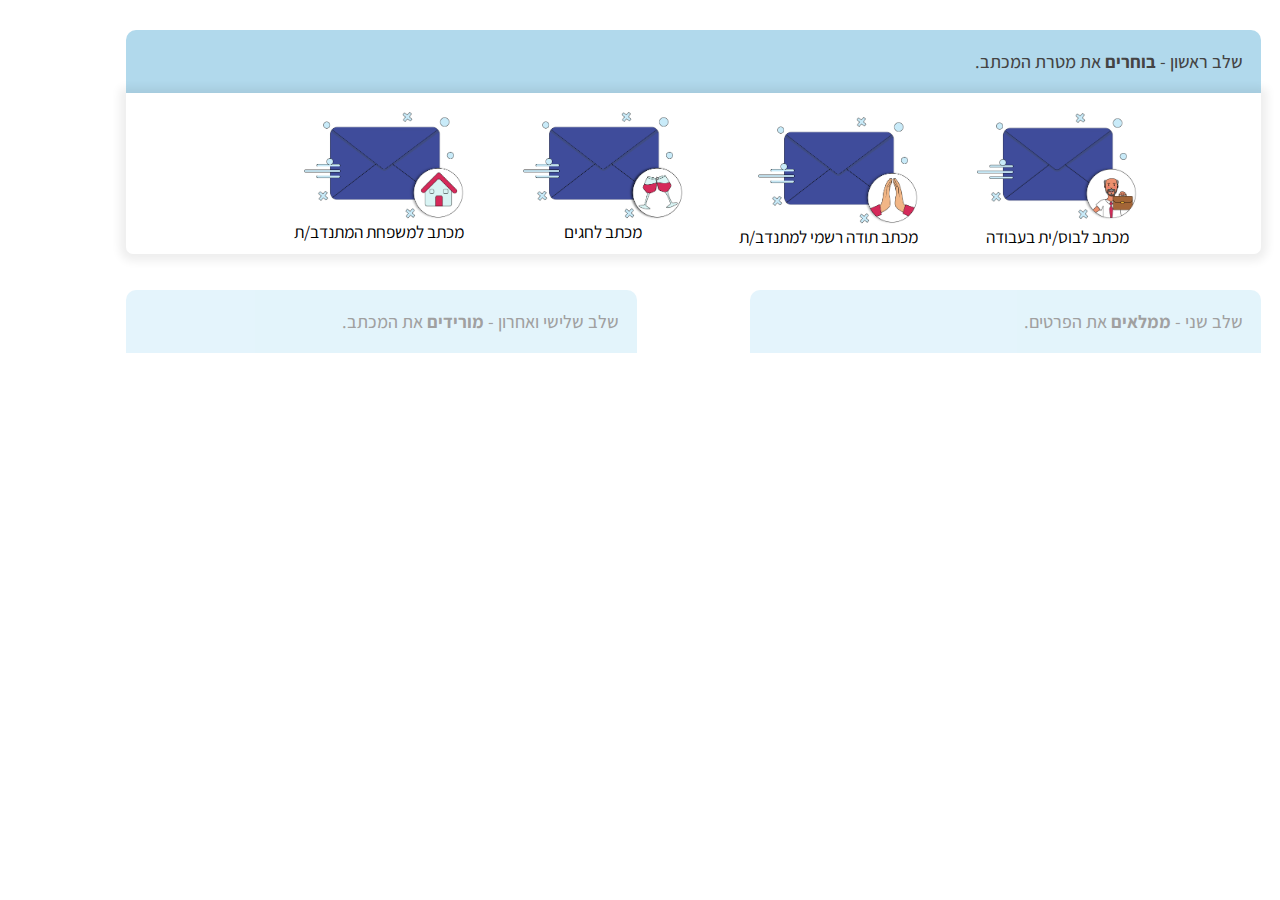
<file: lettersInteration/letters.htm>
﻿<!doctype html>
<html lang="">

<head>
    <meta charset="utf-8" />
    <title>מחולל מכתבים - טיפס</title>
    <meta name="description" content="כלי ליצירת מכתבים- כלי מתוך האתר טיפיס (Tips), אתר עבור רכזי התנדבות. האתר מכיל טיפים בנושא ליווי והוקרת מתנדבים באופן פרונטלי ווירטואלי. כלי המכתבים מחולל מכתב באופן אוטמטי על פי דרישת הרכז. " />
    <meta name="keywords" content="מכתבים, תודה, הוקרה, מתנדבים, רכזים, משפחות, מנהלים, חגים, מכתב, letter, manager, volenteer, tool, thanks, family, מחולל מכתבים" />
    <meta name="author" content="final project - Hit Holon - Ori Allon and May Elazar" />
    <meta name="viewport" content="width=device-width, initial-scale=1.0, user-scalable=yes">
    <!-- CSS -->
    <link href="Styles/reset.css" rel="stylesheet" type="text/css" />
    <link href="Styles/myStyle.css" rel="stylesheet" type="text/css" />

    <!-- Scripts -->

    <meta name="viewport" content="width=device-width, initial-scale=1">


    <script src="jScripts/jquery-2.1.1.min.js" type="text/javascript"></script>
    <script src="jScripts/letters.js"></script>

    <script src="https://www.jqueryscript.net/demo/Export-Html-To-Word-Document-With-Images-Using-jQuery-Word-Export-Plugin/FileSaver.js"></script>
    <script src="https://www.jqueryscript.net/demo/Export-Html-To-Word-Document-With-Images-Using-jQuery-Word-Export-Plugin/jquery.wordexport.js"></script>
</head>

<body dir="rtl">
    <div id="container">




        <div style="width:90%">
            <div id="eventBTN">
                <section>
                    <div id="chooseLetterAd" class="collapsible active"><h3>שלב ראשון - <b>בוחרים</b> את מטרת המכתב.</h3></div>
                    <div id="Proporties" class="content">

                        <div id="firstBtnDiv">
                            <button id="lettetBoss" class="BTN letters">
                                <img id="lettetBossIMG" class="BTNimg" src="pics/letterBossClose.png" />

                                <span>מכתב לבוס/ית בעבודה</span>
                            </button>
                            <button id="lettetToVol" class="BTN letters">
                                <img id="lettetToVolIMG" class="BTNimg" src="pics/letterThanksClose.png" />
                                <span> מכתב תודה רשמי למתנדב/ת</span>

                            </button>
                        </div>
                        <div id="secondBtnDiv">
                            <button id="lettetHoliday" class="BTN letters">
                                <img id="lettetHolidayIMG" class="BTNimg" src="pics/letterHolidayClose.png" />
                                <span>מכתב לחגים</span>

                            </button>
                            <button id="lettetvolFam" class="BTN letters">
                                <img id="lettetvolFamIMG" class="BTNimg" src="pics/letterFamilyClose.png" />

                                <span>מכתב למשפחת המתנדב/ת</span>


                            </button>
                        </div>
                    </div>
                </section>
            </div>

            <div id="displayDiv">
                <!--<div style="width: 50%;">-->
                    <section class="WarrperSec">
                        <div  class="collapsible lastStep"><h3>שלב שני - <b>ממלאים</b> את הפרטים.</h3></div>
                        <div class="contectWarpper lastStepWarpper">
                            <div >
                                <h4 id="UserChoosen" style="font-size: x-large;"></h4>
                                <form action="/" method="post">

                                    <label class="hide" id="familyNameLBL" for="familyName">שם משפחת המתנדב: </label><input class="hide" id="familyName" type="text" placeholder="שם המשפחה" />
                                    <label class="hide" id="toNameLBL" for="toName">למי המכתב: </label><input class="hide" id="toName" type="text" placeholder="למי המכתב?" />
                                    <label class="hide" id="volNameLBL" for="volName">שם המתנדב/ת: </label><input class="hide" id="volName" type="text" placeholder="שם המתנדב/ת" />

                                    <label class="hide" id="genderLBL">מין המתנדב/ת: </label>

                                    <img class="hide" id="girlIMG" for="girl" src="pics/Queen.png" /> <input id="girl" class="hide" name="gender" type="radio" value="1" />
                                    <img class="hide" id="boyIMG" for="boy" src="pics/KIng.png" />  <input id="boy" class="hide" name="gender" type="radio" value="2" />

                                    <label class="hide" id="volDurationLBL" for="volDuration">משך ההתנדבות: </label><input class="hide" id="volDuration" type="text" placeholder="משך ההתנדבות בארגון" />

                                    <label class="hide" id="volGoalLBL" for="volGoal">מטרת פרויקט ההתנדבות: </label><input class="hide" id="volGoal" type="text" placeholder="מטרת פרויקט ההתנדבות" />


                                    <label class="hide" id="myNameLBL" for="myName">ממני: </label><input class="hide" id="myName" type="text" placeholder="השם שלי" />

                                    <label class="hide" id="orgNameLBL" for="orgName">שם ארגון ההתנדבות: </label><input class="hide" id="orgName" type="text" placeholder="שם ארגון ההתנדבות" />

                                    <input class="hide BTNstyle" id="createLetter" type="button" value="צור מכתב!" />
                                    <p id="errorNote">אחד או יותר מהשדות חסרים. <br /> השלימו ונסו שוב.</p>


                                </form>


                            </div>

       


                        </div>
                    </section>
                <!--</div>-->


                <!--***************-->
                <section class="WarrperSec" >
                    <div  class="collapsible  FinalStep"><h3>שלב שלישי ואחרון - <b>מורידים</b> את המכתב.</h3></div>
                    <div class="contectWarpper FinalStepWarpper">
                        <div id="letterContent">
                            <P id="sideNote">** אתם יכולים לערוך את המכתב לפני ההורדה וגם אחריה</P>
                            <div id="letterAreaDiv">
                                <textarea id="letterArea" rows="10" cols="20" placeholder="המכתב יופיע כאן"></textarea>
                            </div>

                            <button id="downloadLetter" class="BTNstyle">
                                <span>הורד מכתב!</span>
                            </button>
                        </div>
                    </div>
                </section>
            </div>
            


        </div>

    </div>
</body>

</html>
</file>
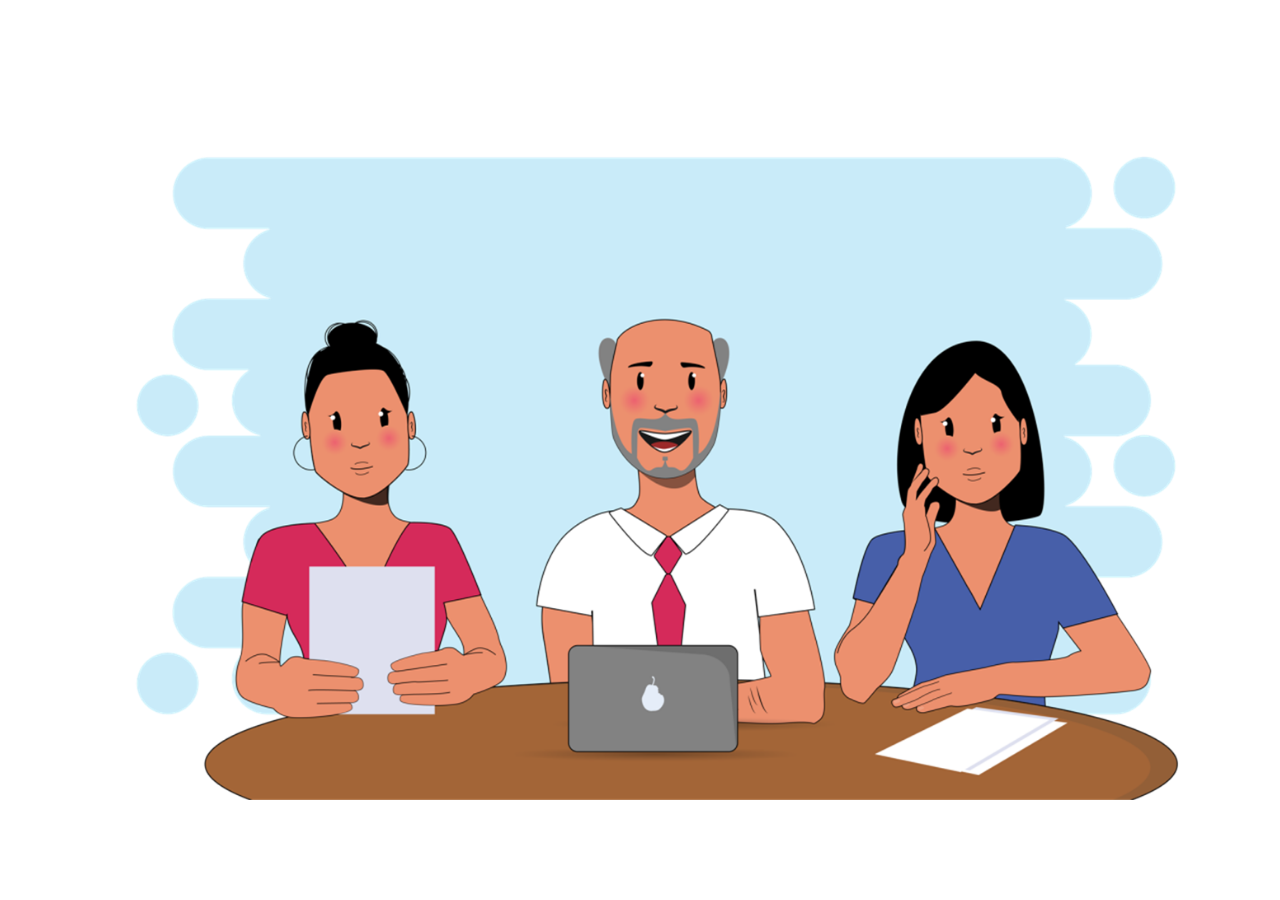
<file: managerSession/story.html>
<!DOCTYPE html>
<html lang="en-US">
<head>
  <meta charset="utf-8">
  <!-- Created using Storyline 360 - http://www.articulate.com  -->
  <!-- version: 3.51.24979.0 -->
  <title>&#1513;&#1493;&#1500;&#1495;&#1503; &#1502;&#1504;&#1492;&#1500;&#1497;&#1501;- &#1490;&#1493;&#1491;&#1500;</title>
  <meta http-equiv="x-ua-compatible" content="IE=edge" />
  <meta name="viewport" content="width=device-width, initial-scale=1.0, user-scalable=no, shrink-to-fit=no, minimal-ui" />
  <meta name="apple-mobile-web-app-capable" content="yes" />
  <style>
    html, body { height: 100%; padding: 0; margin: 0 }
    #app { height: 100%; width: 100%; }
  </style>
  
  <script>window.THREE = { };</script>
</head>
<body style="background: #FFFFFF" class="cs-HTML theme-unified">
  <!-- 360 -->
  <script>!function(e){function n(e,i){return e.test(i)}function i(e){var i=e||navigator.userAgent,o=i.split("[FBAN");if(void 0!==o[1]&&(i=o[0]),this.apple={phone:n(t,i),ipod:n(d,i),tablet:!n(t,i)&&n(s,i),device:n(t,i)||n(d,i)||n(s,i)},this.amazon={phone:n(h,i),tablet:!n(h,i)&&n(a,i),device:n(h,i)||n(a,i)},this.android={phone:n(h,i)||n(b,i),tablet:!n(h,i)&&!n(b,i)&&(n(a,i)||n(r,i)),device:n(h,i)||n(a,i)||n(b,i)||n(r,i)},this.windows={phone:n(l,i),tablet:n(p,i),device:n(l,i)||n(p,i)},this.other={blackberry:n(f,i),blackberry10:n(u,i),opera:n(c,i),firefox:n(A,i),chrome:n(w,i),device:n(f,i)||n(u,i)||n(c,i)||n(A,i)||n(w,i)},this.seven_inch=n(v,i),this.any=this.apple.device||this.android.device||this.windows.device||this.other.device||this.seven_inch,this.phone=this.apple.phone||this.android.phone||this.windows.phone,this.tablet=this.apple.tablet||this.android.tablet||this.windows.tablet,"undefined"==typeof window)return this}function o(){var e=new i;return e.Class=i,e}var t=/iPhone/i,d=/iPod/i,s=/iPad/i,b=/(?=.*\bAndroid\b)(?=.*\bMobile\b)/i,r=/Android/i,h=/(?=.*\bAndroid\b)(?=.*\bSD4930UR\b)/i,a=/(?=.*\bAndroid\b)(?=.*\b(?:KFOT|KFTT|KFJWI|KFJWA|KFSOWI|KFTHWI|KFTHWA|KFAPWI|KFAPWA|KFARWI|KFASWI|KFSAWI|KFSAWA)\b)/i,l=/IEMobile/i,p=/(?=.*\bWindows\b)(?=.*\bARM\b)/i,f=/BlackBerry/i,u=/BB10/i,c=/Opera Mini/i,w=/(CriOS|Chrome)(?=.*\bMobile\b)/i,A=/(?=.*\bFirefox\b)(?=.*\bMobile\b)/i,v=new RegExp("(?:Nexus 7|BNTV250|Kindle Fire|Silk|GT-P1000)","i");"undefined"!=typeof module&&module.exports&&"undefined"==typeof window?module.exports=i:"undefined"!=typeof module&&module.exports&&"undefined"!=typeof window?module.exports=o():"function"==typeof define&&define.amd?define("isMobile",[],e.isMobile=o()):e.isMobile=o()}(this);
    window.isMobile.apple.tablet = window.isMobile.apple.tablet ||
      (navigator.platform === 'MacIntel' && navigator.maxTouchPoints > 1);
    window.isMobile.apple.device = window.isMobile.apple.device || window.isMobile.apple.tablet;
    window.isMobile.tablet = window.isMobile.tablet || window.isMobile.apple.tablet;
    window.isMobile.any = window.isMobile.any || window.isMobile.apple.tablet;
  </script>

  <div id="focus-sink" tabIndex="-1"></div>

  <div id="preso"></div>
  <script>
    window.DS = {};
    window.globals = {
      DATA_PATH_BASE: '',
      HAS_FRAME: true,
      HAS_SLIDE: true,

      lmsPresent: false,
      tinCanPresent: false,
      cmi5Present: false,
      aoSupport: false,
      scale: 'noscale',
      captureRc: false,
      browserSize: 'optimal',
      bgColor: '#FFFFFF',
      features: 'ModernPlayerRefresh,MultipleQuizTracking',
      themeName: 'unified',
      preloaderColor: '#8C8C8C',
      suppressAnalytics: false,
      productChannel: 'stable',
      publishSource: 'storyline',
      aid: 'aid|f4d67489-1ab1-4623-801c-13fc77c892b9',
      cid: '3a2bf7ee-12ac-4cba-bb85-5148dd2a07a0',
      playerVersion: '3.51.24979.0',
      maxIosVideoElements: 5,

      
      parseParams: function(qs) {
        if (window.globals.parsedParams != null) {
          return window.globals.parsedParams;
        }
        qs = (qs || window.location.search.substr(1)).split('+').join(' ');
        var params = {},
            tokens,
            re = /[?&]?([^=]+)=([^&]*)/g;

        while (tokens = re.exec(qs)) {
          params[decodeURIComponent(tokens[1]).trim()] =
            decodeURIComponent(tokens[2]).trim();
        }
        window.globals.parsedParams = params;
        return params;
      }

    };

    (function() {

      var classTypes = [ 'desktop', 'mobile', 'phone', 'tablet' ];

      var addDeviceClasses = function(prefix, testObj) {
        var curr, i;
        for (i = 0; i < classTypes.length; i++) {
          curr = classTypes[i];
          if (testObj[curr]) {
            document.body.classList.add(prefix + curr);
          }
        }
      };

      var params = window.globals.parseParams(),
          isDevicePreview = params.devicepreview === '1',
          isPhoneOverride = params.deviceType === 'phone' || (isDevicePreview && params.phone == '1'),
          isTabletOverride = (params.deviceType === 'tablet' || isDevicePreview) && !isPhoneOverride,
          isMobileOverride = isPhoneOverride || isTabletOverride;

      var deviceView = {
        desktop: !window.isMobile.any && !isMobileOverride,
        mobile: window.isMobile.any || isMobileOverride,
        phone: isPhoneOverride || (window.isMobile.phone && !isTabletOverride),
        tablet: isTabletOverride || window.isMobile.tablet
      };

      window.globals.deviceView = deviceView;
      window.isMobile.desktop = !window.isMobile.any;
      window.isMobile.mobile = window.isMobile.any;

      addDeviceClasses('view-', deviceView);

    })();
  </script>
  
  <script src='story_content/user.js' type=text/javascript></script>
  <div class="slide-loader"></div>

  <script type="text/javascript">
    var doc = document, loader = doc.body.querySelector('.slide-loader'); [ 1, 2, 3 ].forEach(function(n) { var d = doc.createElement('div'); d.style.backgroundColor = window.globals.preloaderColor; d.classList.add('mobile-loader-dot'); d.classList.add('dot' + n); loader.appendChild(d); });
  </script>

  <div class="mobile-load-title-overlay" style="display: none">
    <div class="mobile-load-title">&#1513;&#1493;&#1500;&#1495;&#1503; &#1502;&#1504;&#1492;&#1500;&#1497;&#1501;- &#1490;&#1493;&#1491;&#1500;</div>
  </div>

  <div class="mobile-chrome-warning"></div>

  <script>
    
    if (window.autoSpider && window.vInterfaceObject) {
      document.querySelector('.mobile-load-title-overlay').style.display = 'none';
    }
  </script>

  

  <link rel="stylesheet" href="html5/data/css/output.min.css" data-noprefix />
</body>
<script src="html5/lib/scripts/bootstrapper.min.js"></script>
</html>
</file>
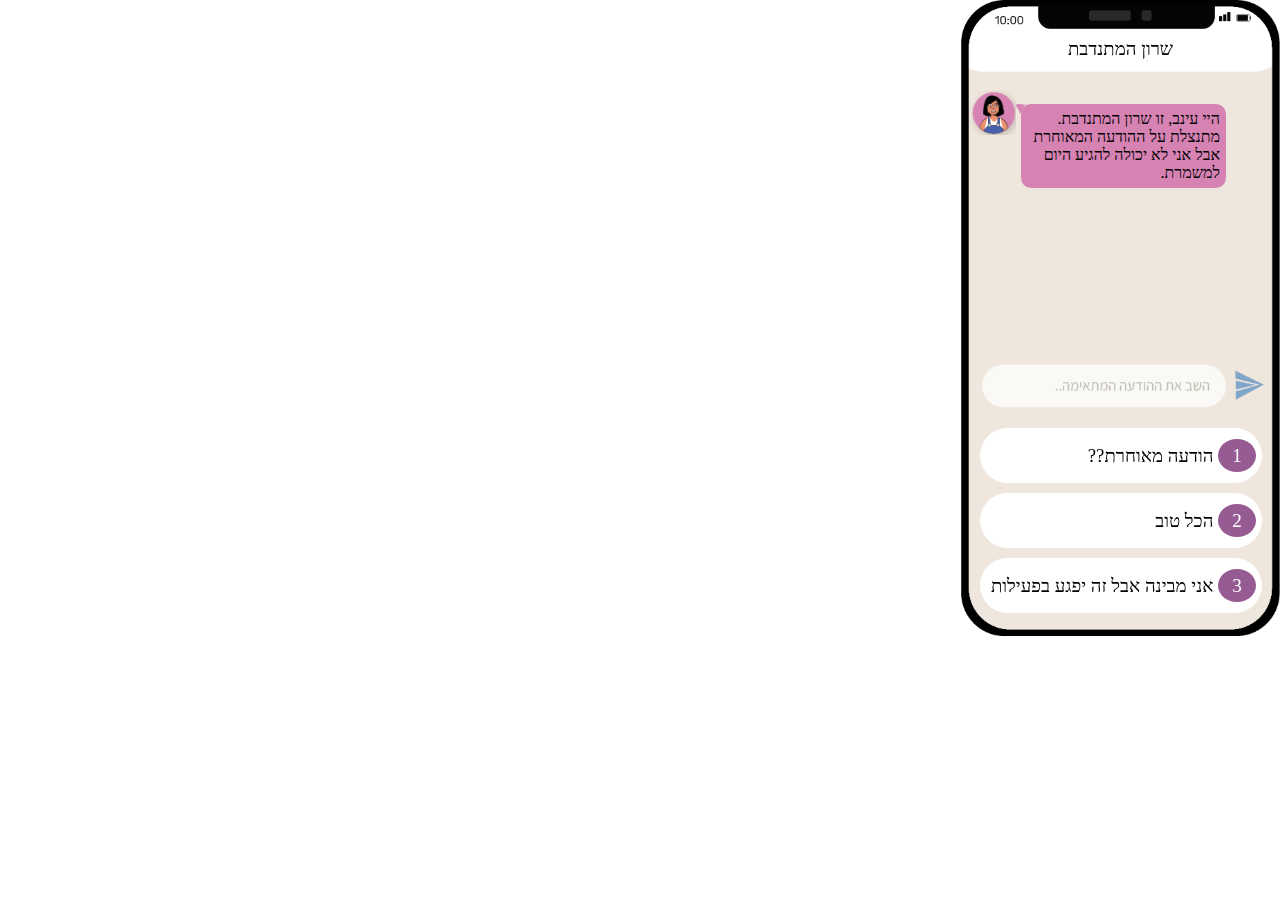
<file: phoneInteration/PhoneInerationIndex.htm>
﻿<!doctype html>
<html lang="">
<head>
    <meta charset="utf-8" />
    <title></title>
    <meta name="description" content="" />
    <meta name="keywords" content="" />
    <meta name="author" content="" />
    <meta name="viewport" content="width=device-width, initial-scale=1.0, user-scalable=yes">
    <!-- CSS -->
    <!--<link href="Styles/reset.css" rel="stylesheet" type="text/css" />-->
    <link href="Styles/myStyle.css" rel="stylesheet" type="text/css" />
    <!-- Scripts -->
    <!--<script src="jScripts/jquery-2.1.1.min.js" type="text/javascript"></script>-->
    <!--<script src="jScripts/PhonEjquery-1.12.0.min" type="text/javascript"></script>-->
    <script src="./jScriptsPhone/jquery-1.12.0.min.js"></script>
    <script src="./jScriptsPhone/JavaScriptPhone.js"></script>

    <!--<script src="jScripts/PhonEjquery-1.12.0.min.js"></script>
    <script src="jScripts/JavaScriptPhone.js" type="text/javascript"></script>-->
</head>
<body dir="rtl">
    <div id="container">
        <div id="phone">
            <div id="volenteerName">
                <h2>שרון המתנדבת</h2>
            </div>


            <div class="replayDiv" style="">
                <img class="replay" id="replayIMG" src="./PhoneInterImG/replay.png" />
            </div>
            <div id="grayBG">
                <div id="finalQ">
                    <span>האם אתם חושבים שהשיחה התנהלה בצורה טובה? </span>
                    <input id="yesAns" type="button" value="כן" />
                    <input id="noAns" type="button" value="לא" />
                </div>
                <div id="feedback">
                    <span id="endMsg"></span>

                </div>
            </div>

            <div id="msg">
                <div class="voLFirstMsgDiv">
                    <div id="volAutoMsg" class="VolInnerDiv">היי עינב, זו שרון המתנדבת. מתנצלת על ההודעה המאוחרת אבל אני לא יכולה להגיע היום למשמרת.</div>
                    <div class="VolspanDiv">
                        <span class="VolspanSecond"></span>
                    </div>
                    <div class="volIcon"></div>

                </div>
            </div>

            <div id="spacing"></div>
            <div id="buttons">
                <button id="op1BTN" class="opBTN">
                    <span id="number1" class="numSelector">1</span>
                    <div id="optionTxt1" class="optionTXTclass"></div>
                </button>
                <button id="op2BTN" class="opBTN">
                    <span id="number2" class="numSelector">2</span>
                    <div id="optionTxt2" class="optionTXTclass"></div>
                </button>
                <button id="op3BTN" class="opBTN">
                    <span id="number3" class="numSelector">3</span>
                    <div id="optionTxt3" class="optionTXTclass"></div>
                </button>
            </div>
            <input id="endBTN" type="button" value="ומה דעתכם?" />

        </div>
    </div>
</body>
</html>
</file>
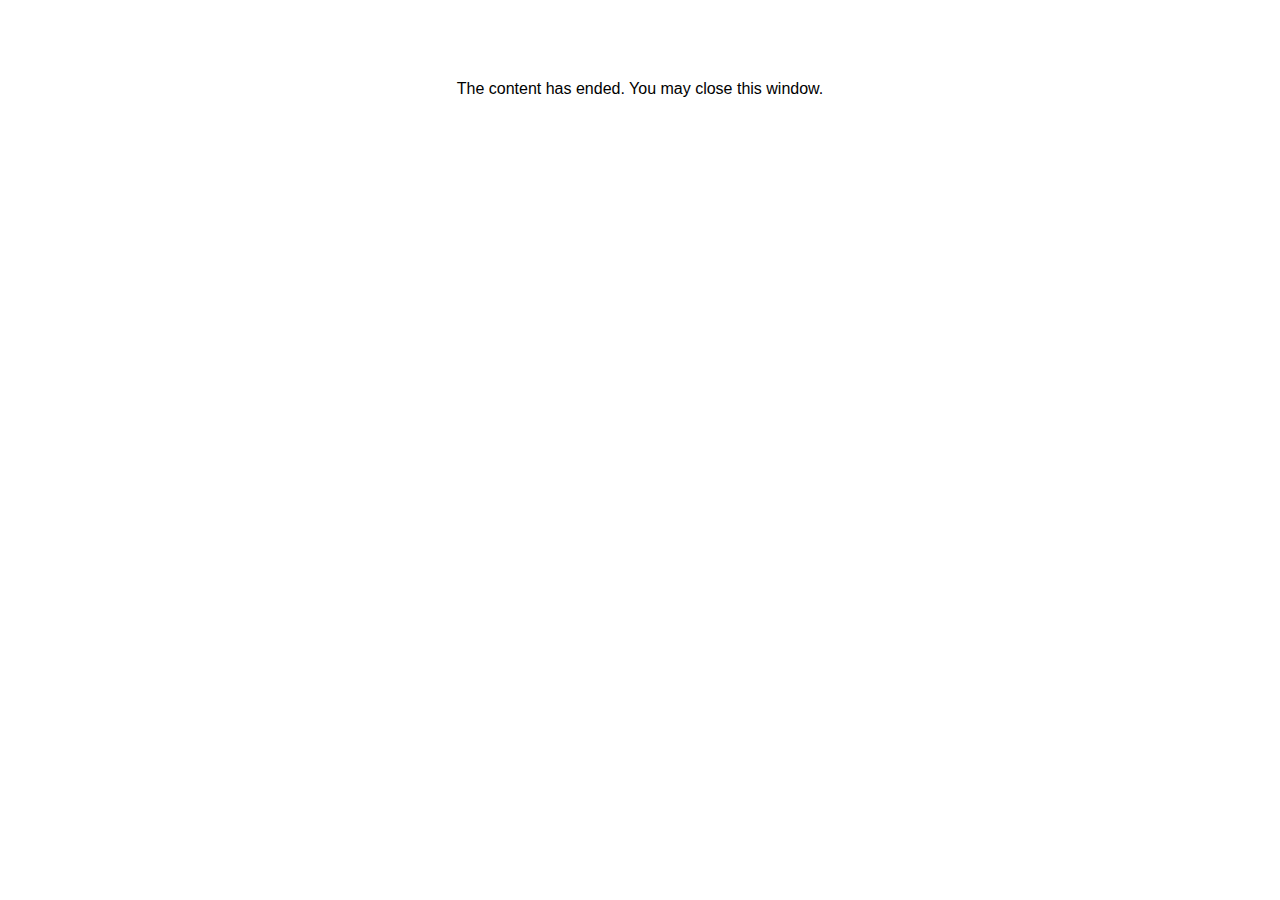
<file: managerSession/lms/goodbye.html>
<html><body bgcolor="#ffffff">
<center>
<br><br><br><br><font face="Lato, articulate, tahoma, arial" size="3" color: "#333333">
The content has ended. You may close this window.
</font>
</center>
</body></html>
</file>
<file: lettersInteration/Styles/myStyle.css>
﻿
/*import Assistent Font*/
@import url('https://fonts.googleapis.com/css2?family=Assistant:wght@200;300;400;500;600;700;800&display=swap');

    /*-------------------------------------------------------*/
::-webkit-scrollbar {
    width: 8px;
    direction: rtl;
    /*height: 4px;*/
}

::-webkit-scrollbar-thumb {
    background: #B3AFB3;
    border-radius: 30px;
}

    ::-webkit-scrollbar-thumb:hover {
        background: #B3AFB3;
    }

::-webkit-scrollbar-track {
    background: #F0F0F0;
    border-radius: 0px;
    box-shadow: inset 0px 0px 0px 0px #F0F0F0;
}


body {
    font-family: Assistant;
    /*margin: 0 auto;*/
    direction:ltr;
}

#container {
    right: 2%;
    /*margin: 0 auto;*/
    margin-right: 19px;
    direction:rtl;
}

h1{
    /*font-size:28pt;*/
    /*margin-right:19px;*/
}

h2 {
    font-size: xx-large;
    font-weight: bold;
}

p {
    /*margin-top: 1.5%;*/
    font-size: 14pt;
}

.contectWarpper {
    /* display: flex; */
    /* gap: 10px; */
    box-shadow: rgb(0 0 0 / 7%) 0px 1px 10px 6px;
    border-top: none;
    background-color: white;
    border-bottom-left-radius: 7px;
    border-bottom-right-radius: 7px;
    margin-bottom: 20px;
    padding-bottom: 20px;
    padding-right: 10px;
    justify-content: center;
    /* width: 846px; */
    height: 100%;
}

#eventBTN {
    /*max-width: fit-content;*/
    margin-bottom: 30px;
    margin-top: 30px;
}

form {
    /*width: 315px*/
}


input[type=radio] {
    -webkit-appearance: none;
    -moz-appearance: none;
    -ms-appearance: none;
    -o-appearance: none;
    appearance: none;
    cursor: pointer;
}

label {
    display:block;
    cursor: pointer;
    font-size: 14pt;
}

.opacity{
    opacity:0.5;
}

.notopacity {
    opacity: 1;
}

input[type=radio]:checked {
    border-bottom: solid 6px black;
  
}



#boyIMG, #girlIMG {
    width: 60px;
    margin-left: 2px;
    cursor: pointer;
}




input[type=text] {
    display: block;
    font-family: Assistant;
    /* border-bottom: solid 2px gray; */
    border: none;
    border-radius: 8px;
    background-color: #F3F3F4;
    height: 42px;
    width: 90%;
    margin-bottom: 6px;
    font-size: 12pt;
}

    /*input[type=text]:focus {
        border-bottom: solid 2px #3F4C9B;
        background-color: white;
    }*/

    input[type=text]:hover, input[type=text]:focus {
        border-bottom: solid 2px #E62B60;
        outline: 0;
      background-color: white;
    }




#Proporties {
    /*width: 24vw;*/
    height: auto;
    display: flex;
    flex-wrap: wrap;
    justify-content: center;
}


#letterContent {
    margin-left: 54px;
    width: 100%;
}

#letterArea {
    font-family: Assistant;
    /* position: absolute; */
    font-size: 13pt;
    /* margin-right: 204px; */
    width: 95%;
    height: 400px;
    /* max-width: fit-content;*/
}


    /*#letterArea::-webkit-scrollbar {
        direction:rtl;
    }

    #letterArea::-webkit-scrollbar-track {
        direction: rtl;
    }*/
    #displayDiv {
    /*display: flex;
    /*justify-content: space-between;*/
    display: flex;
    flex-direction: row;
    justify-content: space-between;
}

.WarrperSec{
width:45%;
}

#letterType {
    display: none;
}

#letterTypeLBL {
    display: none;
}

#createLetter {
    font-family: Assistant;
     margin-top: 6px; 
    /* margin-right: 45%; */
    /* margin-bottom: 10px; */
    font-size: 22px;
    padding: 5px 15px;
    float: left;
    margin-left: 30px;
     /*margin-bottom: 16px;*/
}

#errorNote {
    color: red;
    display: inline-block;
}

#downloadLetter {
    /* margin-top: 10px; */
    width: 127px;
    /* height: fit-content; */
    /* margin-right: 305px; */
    font-size: 15pt;
    margin-bottom: 16px;
    float: left;
    margin-left: 27px;
}
.collapsible {
    background-color: #c9eaf9;
    font-weight: 500;
    color: #444;
    cursor: pointer;
    padding: 18px;
    /*width: 859px;*/
    border: none;
    text-align: right;
    outline: none;
    font-size: 15px;
    margin-top: 6px;
    /* border-radius: 10px; */
    /* margin-right: -26px; */
    border-top-left-radius: 10px;
    font-family: Assistant;
    border-top-right-radius: 10px;
    /*font-family: 12pt;*/
    font-size: large;
    /*width: 90%;*/
}

    /* Add a background color to the button if it is clicked on (add the .active class with JS), and when you move the mouse over it (hover) */
    .active, .collapsible:hover {
        background-color: #b1d9ec;
    }

/* Style the collapsible content. Note: hidden by default */
.content {
    padding: 5px 18px 5px;
    display: none;
    overflow: hidden;
    background-color: white;
    border-bottom-left-radius: 7px;
    border-bottom-right-radius: 7px;
    font-family: Assistant;
    font-family: 10pt;
    box-shadow: 0px 1px 10px 6px rgb(0 0 0 / 7%);
    border-top: none;
    background-color: white;
    /*width: 90%;*/
}



button {
    font-family: Assistant;
    /* margin-right: 0%; */
    /* background-size: 250px 200px; */
    /* background-repeat: no-repeat; */
    background-color: transparent;
    /* background-position-x: center; */
    /* width: 250px; */
    /* height: 200px; */
    /* padding-top: 200px; */
    border: none;
    cursor: pointer;
    /* margin-left: 70px; */
    margin-top: 3%;
    font-size: 18pt;
    /* margin-bottom: 60px; */
    display: inline-grid;
}

.BTN {
    font-size: 13pt;
    margin-left: 44px;
}



.BTNimg {
    width: 160px;
}

.BTNstyle {
    border: solid 3px #3F4C9B;
    background-color: #3F4C9B;
    color: white;
    -webkit-border-radius: 7px;
    -moz-border-radius: 7px;
    border-radius: 7px;
    padding: 2px 12px 2px 12px
}

    .BTNstyle:hover {
        border: solid 3px #354083;
        background-color: #354083;
        color: white;
        -webkit-border-radius: 7px;
        -moz-border-radius: 7px;
        border-radius: 7px;
        padding: 2px 12px 2px 12px;
        cursor: pointer;
    }
    .BTNstyle:active {
        border: solid 3px #293265;
        background-color: #293265;
        color: white;
        -webkit-border-radius: 7px;
        -moz-border-radius: 7px;
        border-radius: 7px;
        padding: 2px 12px 2px 12px
    }

/*.hidden {
    display: none;
}*/

/*.visible {
    display: inline;
}*/
/************************************************************************************************/

@media  (max-width: 765px) {

    .WarrperSec {
        width: 100%;
    }
    p {
        margin-top: 1.5%;
        font-size: 14pt;
    }


    #letterArea {
        font-family: Assistant;
        /* position: absolute; */
        font-size: 15pt;
        /* margin-right: 204px; */
        width: 90%;
        height: 500px;
        /* max-width: fit-content; */
        margin: 0 auto;
        margin-right: 5px
    }

    #displayDiv {
       display:flex;
       flex-direction:column;
        margin-bottom: 10px;
        font-size: 15pt;
    }


    #letterType {
        display: none;
    }

    #letterTypeLBL {
        display: none;
    }

    #createLetter {
        font-family: Assistant;
        margin-top: 17px;
        /*margin-right: 45%;*/
        margin-bottom: 10px;
        font-size: 15pt;
        padding: 5px 15px;
    }

    
    #downloadLetter {
        margin-top: 10px;
        width: 140px;
        height: fit-content;
        margin-right: 0px;
        float:none;
    }




  

    #contectWarpper {
        display: block;
        gap: 10px;
        box-shadow: rgb(0 0 0 / 7%) 0px 1px 10px 6px;
        border-top: none;
        background-color: white;
        border-bottom-left-radius: 7px;
        border-bottom-right-radius: 7px;
        margin-bottom: 20px;
        padding-bottom: 20px;
        padding-right: 10px;
        justify-content: center;
        width: 253px;
    }

    .BTNstyle {
        border: solid 3px #3F4C9B;
        background-color: #3F4C9B;
        color: white;
        -webkit-border-radius: 7px;
        -moz-border-radius: 7px;
        border-radius: 7px;
        padding: 2px 12px 2px 12px
    }

        .BTNstyle:hover {
            border: solid 3px #354083;
            background-color: #354083;
            color: white;
            -webkit-border-radius: 7px;
            -moz-border-radius: 7px;
            border-radius: 7px;
            padding: 2px 12px 2px 12px;
            cursor: pointer;
        }

        .BTNstyle:active {
            border: solid 3px #293265;
            background-color: #293265;
            color: white;
            -webkit-border-radius: 7px;
            -moz-border-radius: 7px;
            border-radius: 7px;
            padding: 2px 12px 2px 12px
        }
    #errorNote {
        width: 130px;
        color: red;
    }

    input[type=text] {
        display: block;
        font-family: Assistant;
        /* border-bottom: solid 2px gray; */
        border: none;
        border-radius: 8px;
        background-color: #F3F3F4;
        height: 42px;
        width: 90%;
        margin-bottom: 6px;
        font-size: 12pt;
    }
    form {
        width: 190px;
    }
    #createLetter {
        font-family: Assistant;
        margin-top: 6px;
        /* margin-right: 45%; */
        /* margin-bottom: 10px; */
        font-size: 22px;
        padding: 5px 15px;
         float: right; 
        /* margin-left: 116px; */
        display: block;
    }
    #letterContent {
         margin-left: 0px; 
    }
    
    /*.hidden {
        display: none;
    }

    .visible {
        display: inline;
    }*/
}
</file>
<file: phoneInteration/Styles/myStyle.css>
﻿body {
    margin: 0 auto;
    max-width: fit-content;
    font-family: Assistant;
}

/*הדיב של הטלפון כולו*/
#phone {
    background-image: url(../PhoneInterImG/iphone.png);
    background-repeat: no-repeat;
    height: 636px;
    /* height: fit-content; */
    /* background-position-x: center; */
    position: fixed;
    /* margin: 0 auto; */
    /* max-width: fit-content; */
    width: fit-content;
    background-size: 319px 636px;
    right: 0px;
    left: 0px;
    margin-right: 0px;
    margin-left: 0px;
    bottom: 0px;
    top: 0px;
}

.opBTN:hover span {
    background-color: white;
    color: black;
}
/*הדיב של ההודעות*/
#msg {
    height: 283px;
    overflow-y: scroll;
    -ms-overflow-style: none;
    scrollbar-width: none;
}

    #msg::-webkit-scrollbar {
        display: none;
    }


/*דיב אמצעי לסידור האלמנטים על מסך*/
#spacing {
    height: 70px;
}

/*דיב עליון למיקום שם המתנדבת*/
#volenteerName {
    /* height: 40px; */
    width: 131px;
    margin: 0 auto;
    /* align-items: center; */
    /* justify-content: center; */
    margin-top: 38px;
    /* right: 170px; */
    /* position: relative; */
    align-self: center;
}

    /*שם המתנדבת*/
    #volenteerName h2 {
        font-family: Assistant;
        font-size: 14pt;
        text-align: center;
        background-color: white;
        font-weight: normal;
    }


/*דיב של הכפתורים*/
#buttons {
    border-radius: 2.14286rem;
    max-height: fit-content;
    /* background-color: #efe6dd; */
    /* width: 302px; */
    /* height: fit-content; */
    position: absolute;
    /* bottom: 3.42857rem; */
    left: 0.42857rem;
    /* right: 5.6rem;*/
}

/*כפתור סיום*/
#endBTN {
    width: 274px;
    height: 50px;
    margin: 20px;
    position: relative;
    /* right: 82px; */
    background-color: #193083;
    color: white;
    font-family: Assistant;
    font-size: larger;
    display: block;
    border-radius: 9px;
    border-color: transparent;
    text-align: center;
    font-size: x-large;
    font-weight: bolder;
    cursor: pointer;
}

    #endBTN:active {
        border-radius: 10px;
        border-color: #6996c7;
    }

/*כללים לכלל הכפתורים*/
button {
    font-family: Assistant;
    width: 282px;
    height: 55px;
    margin-left: 12px;
    margin-right: 12px;
    background-size: 318px 68px;
    border: none;
    position: sticky;
    background-color: white;
    font-size: larger;
    text-align: right;
    display: block;
    border-radius: 49px;
    margin-bottom: 10px;
}

    button:hover {
        background-color: #965b93;
        color: white;
    }

/*המספרים שעל הכפתורים*/
.numSelector {
    font-family: Assistant;
    background-color: #965b93;
    border: none;
    border-radius: 100%;
    padding: 6px 14px 6px 14px;
    text-align: center;
    color: white;
}

.numSelectorOnHover {
    background-color: white;
    color: black;
}
/*הטקסט שעל הכפתורים*/
.optionTXTclass {
    font-family: Assistant;
    text-align: right;
    position: relative;
    z-index: 2;
    position: relative;
    display: inline-block;
    z-index: 2;
    font-size: 14pt;
}

button:active {
    border-color: transparent;
}

/*כפתור ראשון*/
#op1BTN {
    cursor: pointer;
}

/*כפתור שני*/
#op2BTN {
    cursor: pointer;
}
/*כפתור שלישי*/
#op3BTN {
    cursor: pointer;
}
/*--------------------------------הודעות מנהלת-------------------------------*/

/*כללים לדיב הגדול- הודעות מנהלת*/
.firstMsgDiv {
    width: 319px;
    display: flex;
    position: relative;
    /* right: 87px;*/
}



/*האייקון של המנהלת*/
.managerIcon {
    background-image: url('../PhoneInterImG/mngIcon.png');
    background-repeat: no-repeat;
    background-color: transparent;
    background-size: 45px 45px;
    height: 45px;
    width: 45px;
    margin-right: 10px;
}
/*הדיב של הצ'ופצ'יק*/
.spanDiv {
    position: relative;
    top: 14px;
}


/*הצ'ופצ'יק*/
.spanMsg {
    background-image: url('../PhoneInterImG/Asset 14.png');
    width: 10px;
    height: 10px;
    background-size: contain;
    position: absolute;
    transform: rotate( 359deg );
    transform: scaleX(-1);
}
/*הדיב של הטקסט*/
.InnerMsgDiv {
    position: relative;
    background-color: #6bc4cb;
    border: none;
    border-radius: 10px;
    height: fit-content;
    padding: 6px;
    top: 14px;
    right: 4px;
    width: 193px;
    max-width: fit-content;
}

/*--------------------------------הודעות מתנדבת-------------------------------*/

/*הדיב הגדול- הודעות מתנדבת*/
.voLFirstMsgDiv {
    width: 319px;
    display: flex;
    /* justify-content: space-between; */
    justify-content: flex-end;
    /* align-items: flex-end; */
    margin-top: 15px;
    margin-bottom: 15px;
    /* right: 0; */
    position: relative;
}


/*אייקון של מתנדבת*/
.volIcon {
    background-image: url('../PhoneInterImG/volicon2.png');
    background-repeat: no-repeat;
    background-color: transparent;
    background-size: 45px 45px;
    height: 45px;
    width: 45px;
    margin-left: 10px;
}

/*הדיב של הצ'ופצ'יק*/
.VolspanDiv {
    position: relative;
    top: 14px;
}
/*הצ'ופצי'ק*/
.VolspanSecond {
    background-image: url('../PhoneInterImG/Asset 15.png');
    width: 10px;
    height: 10px;
    background-size: contain;
    position: absolute;
    transform: rotate( 359deg );
    /* transform: scaleX(-1); */
    right: -10px;
}

/*הדיב של הטקסט*/
.VolInnerDiv {
    position: relative;
    background-color: #d682b3;
    border: none;
    border-radius: 10px;
    height: fit-content;
    padding: 6px;
    top: 14px;
    width: 193px;
    max-width: fit-content;
    left: 5px;
}


/*--------------------------------סיום ופידבק-------------------------------*/

/*מסך אפור- סיום*/
#grayBG {
    background-color: rgba(128, 128, 128,0.5);
    top: 74px;
    right: 9px;
    z-index: 1;
    position: absolute;
    margin: 0 auto;
    height: 88%;
    width: 302px;
    /* right: 36px; */
    /* border-radius: 55px; */
    border-bottom-left-radius: 42px;
    border-bottom-right-radius: 42px;
}


/*הדיב של שאלת הסיום*/
#finalQ {
    display: block;
    background-color: white;
    /* border: black solid 1px; */
    border-radius: 10px;
    padding: 10px;
    width: 277px;
    /* right: 6px; */
    /* top: -40px; */
    margin: 0 auto;
    margin-top: -41px;
    z-index: 2;
    /* position: absolute; */
    height: 87px;
    -webkit-animation: finalSlide-bottom 0.7s ease-out both;
    animation: finalSlide-bottom 0.7s ease-out both;
}

@-webkit-keyframes finalSlide-bottom {
    0% {
        -webkit-transform: translateY(0);
        transform: translateY(0);
    }

    100% {
        -webkit-transform: translateY(40px);
        transform: translateY(40px);
    }
}

@keyframes finalSlide-bottom {
    0% {
        -webkit-transform: translateY(0);
        transform: translateY(0);
    }

    100% {
        -webkit-transform: translateY(40px);
        transform: translateY(40px);
    }
}

/*הטקסט של שאלת הסיום*/
#finalQ span {
    display: block;
}

/*כפתור תשובה- כן*/
#yesAns {
    background-color: #6bc4cb;
    border: none;
    padding: 5px 10px 5px 10px;
    width: 80px;
    border-radius: 5px;
    margin-left: 20px;
    margin-top: 15px;
    cursor: pointer;
}

    #yesAns:hover {
        background-color: #1abecb;
    }

/*כפתור תשובה- לא*/
#noAns {
    background-color: #d682b3;
    border: none;
    padding: 5px 10px 5px 10px;
    width: 80px;
    border-radius: 5px;
    /*margin-left: 20px;*/
    margin-top: 15px;
    cursor: pointer;
}

    #noAns:hover {
        background-color: #d55ea4;
    }

/*הדיב של הפידבק*/
#feedback {
    display: block;
    background-color: white;
    width: 279px;
    /* border: solid black 1px; */
    /* position: absolute; */
    /* top: -45px; */
    /* right: 5px; */
    margin: 0 auto;
    margin-top: -46px;
    padding: 10px;
    border-radius: 10px;
    -webkit-animation: slide-bottom 0.7s ease-out both;
    animation: slide-bottom 0.7s ease-out both;
}

@-webkit-keyframes slide-bottom {
    0% {
        -webkit-transform: translateY(0);
        transform: translateY(0);
    }

    100% {
        -webkit-transform: translateY(45px);
        transform: translateY(45px);
    }
}

@keyframes slide-bottom {
    0% {
        -webkit-transform: translateY(0);
        transform: translateY(0);
    }

    100% {
        -webkit-transform: translateY(45px);
        transform: translateY(45px);
    }
}


/*כפתור ודיב של כפתור אתחול*/
.replay {
    z-index: 5;
    position: relative;
    width: 105px;
    right: 51px;
    top: -70px;
    cursor: pointer;
}
/***************************************************************************************************/

@media (max-width: 765px) {
    body {
        margin: 0 auto;
        max-width: fit-content;
        font-family: Assistant;
    }

    /*הדיב של הטלפון כולו*/
    #phone {
        background-image: url(../PhoneInterImG/iphone.png);
        background-repeat: no-repeat;
        height: 100%;
        /* height: fit-content; */
        /* background-position-x: center; */
        position: fixed;
        /* margin: 0 auto; */
        /* max-width: fit-content; */
        width: 100%;
        background-size: 100% 100%;
        right: 0px;
        left: 0px;
        margin-right: 0px;
        margin-left: 0px;
        bottom: 0px;
        top: 0px;
    }

    /*הדיב של ההודעות*/
    #msg {
        /* margin-top: 26px; */
        margin-bottom: 5px;
        height: 46%;
        overflow-y: scroll;
        width: 100%;
        -ms-overflow-style: none;
        scrollbar-width: none;
    }

        #msg::-webkit-scrollbar {
            display: none;
        }


    /*דיב אמצעי לסידור האלמנטים על מסך*/
    #spacing {
        height: 7%;
    }

    /*דיב עליון למיקום שם המתנדבת*/
    #volenteerName {
        /* height: 40px; */
       
        width: 90%;
        margin: 0 auto;
        /* align-items: center; */
        /* justify-content: center; */
        margin-top: 38px;
        /* right: 170px; */
        /* position: relative; */
        align-self: center;
    }

        /*שם המתנדבת*/
        #volenteerName h2 {
            font-family: Assistant;
            font-size: revert;
            text-align: center;
            background-color: white;
            font-weight: normal;
            margin: 0;
           /*  margin-top: 55px;
            width: 100%;*/
        }


    /*דיב של הכפתורים*/
            #buttons {
        border-radius: 2.14286rem;
        min-height: 30%;
        /* background-color: #efe6dd; */
        width: 95%;
        /* height: fit-content; */
        position: absolute;
        /* bottom: 3.42857rem; */
        left: 0.42857rem;
        /* right: 5.6rem; 
        margin-top: 15px;*/
        display: grid;
        align-content: space-evenly;
    }

    /*כפתור סיום*/
    #endBTN {
        width: 90%;
        height: 50px;
        margin: 0 auto;
        margin-top: 20px;
        /* margin: 20px; */
        /* margin: 0 auto; */
        position: relative;
        /* right: 82px; */
        background-color: #193083;
        color: white;
        font-family: Assistant;
        font-size: larger;
        display: block;
        border-radius: 9px;
        border-color: transparent;
        text-align: center;
        font-size: x-large;
        font-weight: bolder;
        cursor: pointer;
    }

        #endBTN:active {
            border-radius: 10px;
            border-color: #6996c7;
        }

    /*כללים לכלל הכפתורים*/
    button {
        font-family: Assistant;
        width: 90%;
        height: 55px;
        margin-left: 12px;
        margin-right: 12px;
        background-size: 318px 68px;
        border: none;
        position: sticky;
        background-color: white;
        font-size: 11pt;
        text-align: right;
        display: block;
        border-radius: 49px;
        margin-bottom: 10px;
    }

    /*button:hover {
            background-color: white;
            color: black;
        }*/

    /*button:hover button:active {
                background-color: #965b93;
                color: white;
            }*/
    /*המספרים שעל הכפתורים*/
    .numSelector {
        font-family: Assistant;
        background-color: #965b93;
        border: none;
        border-radius: 100%;
        padding: 5px 11px 5px 11px;
        text-align: center;
        color: white;
    }

    .numSelectorOnHover {
        background-color: #965b93;
        color: white;
    }
    /*הטקסט שעל הכפתורים*/
    .optionTXTclass {
        font-family: Assistant;
        text-align: right;
        position: relative;
        z-index: 2;
        position: relative;
        display: inline-block;
        z-index: 2;
        font-size: 11pt;
    }

    button:active {
        border-color: transparent;
    }

    /*כפתור ראשון*/
    #op1BTN {
        cursor: pointer;
    }

    /*כפתור שני*/
    #op2BTN {
        cursor: pointer;
    }
    /*כפתור שלישי*/
    #op3BTN {
        cursor: pointer;
    }
    /*--------------------------------הודעות מנהלת-------------------------------*/

    /*כללים לדיב הגדול- הודעות מנהלת*/
    .firstMsgDiv {
        width: 95%;
        display: flex;
        position: relative;
        /* right: 87px;*/
    }



    /*האייקון של המנהלת*/
    .managerIcon {
        background-image: url('../PhoneInterImG/mngIcon.png');
        background-repeat: no-repeat;
        background-color: transparent;
        background-size: 45px 45px;
        height: 45px;
        width: 45px;
        margin-right: 10px;
    }
    /*הדיב של הצ'ופצ'יק*/
    .spanDiv {
        position: relative;
        top: 14px;
    }


    /*הצ'ופצ'יק*/
    .spanMsg {
        background-image: url('../PhoneInterImG/Asset 14.png');
        width: 10px;
        height: 10px;
        background-size: contain;
        position: absolute;
        transform: rotate( 359deg );
        transform: scaleX(-1);
    }
    /*הדיב של הטקסט*/
    .InnerMsgDiv {
        position: relative;
        background-color: #6bc4cb;
        border: none;
        border-radius: 10px;
        height: fit-content;
        padding: 6px;
        top: 14px;
        right: 4px;
        width: 70%;
        max-width: fit-content;
    }

    /*--------------------------------הודעות מתנדבת-------------------------------*/

    /*הדיב הגדול- הודעות מתנדבת*/
    .voLFirstMsgDiv {
        width: 95%;
        display: flex;
        /* justify-content: space-between; */
        justify-content: flex-end;
        /* align-items: flex-end; */
        margin-top: 15px;
        margin-bottom: 15px;
        /* right: 0; */
        position: relative;
    }


    /*אייקון של מתנדבת*/
    .volIcon {
        background-image: url('../PhoneInterImG/volicon2.png');
        background-repeat: no-repeat;
        background-color: transparent;
        background-size: 45px 45px;
        height: 45px;
        width: 45px;
        margin-left: 10px;
    }

    /*הדיב של הצ'ופצ'יק*/
    .VolspanDiv {
        position: relative;
        top: 14px;
    }
    /*הצ'ופצי'ק*/
    .VolspanSecond {
        background-image: url('../PhoneInterImG/Asset 15.png');
        width: 10px;
        height: 10px;
        background-size: contain;
        position: absolute;
        transform: rotate( 359deg );
        /* transform: scaleX(-1); */
        right: -10px;
    }

    /*הדיב של הטקסט*/
    .VolInnerDiv 
    {
        position: relative;
        background-color: #d682b3;
        border: none;
        border-radius: 10px;
        height: fit-content;
        padding: 6px;
        top: 14px;
        width: 70%;
        max-width: fit-content;
        left: 5px;
    }


    /*--------------------------------סיום ופידבק-------------------------------*/

    /*מסך אפור- סיום*/
    #grayBG {
        background-color: rgba(128, 128, 128,0.5);
        top: 11%;
        right: 9px;
        z-index: 1;
        position: absolute;
        margin: 0 auto;
        height: 88%;
        width: 95%;
        /* right: 36px; */
        /* border-radius: 55px; */
        border-bottom-left-radius: 42px;
        border-bottom-right-radius: 42px;
    }


    /*הדיב של שאלת הסיום*/
    #finalQ {
        width: 93%;
        display: block;
        background-color: white;
        /* border: black solid 1px; */
        border-radius: 10px;
        padding: 10px;
       /* width: 277px;
         right: 6px; */
        /* top: -40px; */
        margin: 0 auto;
        margin-top: -41px;
        z-index: 2;
        /* position: absolute; */
        height: 87px;
        -webkit-animation: finalSlide-bottom 0.7s ease-out both;
        animation: finalSlide-bottom 0.7s ease-out both;
    }

    @-webkit-keyframes finalSlide-bottom {
        0% {
            -webkit-transform: translateY(0);
            transform: translateY(0);
        }

        100% {
            -webkit-transform: translateY(40px);
            transform: translateY(40px);
        }
    }

    @keyframes finalSlide-bottom {
        0% {
            -webkit-transform: translateY(0);
            transform: translateY(0);
        }

        100% {
            -webkit-transform: translateY(40px);
            transform: translateY(40px);
        }
    }

    /*הטקסט של שאלת הסיום*/
    #finalQ span {
        display: block;
    }

    /*כפתור תשובה- כן*/
    #yesAns {
        background-color: #6bc4cb;
        border: none;
        padding: 5px 10px 5px 10px;
        width: 80px;
        border-radius: 5px;
        margin-left: 20px;
        margin-top: 15px;
        cursor: pointer;
    }

        #yesAns:hover {
            background-color: #1abecb;
        }

    /*כפתור תשובה- לא*/
    #noAns {
        background-color: #d682b3;
        border: none;
        padding: 5px 10px 5px 10px;
        width: 80px;
        border-radius: 5px;
        /*margin-left: 20px;*/
        margin-top: 15px;
        cursor: pointer;
    }

        #noAns:hover {
            background-color: #d55ea4;
        }

    /*הדיב של הפידבק*/
    #feedback {
        display: block;
        background-color: white;
        width: 93%;
        /* border: solid black 1px; */
        /* position: absolute; */
        /* top: -45px; */
        /* right: 5px; */
        margin: 0 auto;
        margin-top: -46px;
        padding: 10px;
        border-radius: 10px;
        -webkit-animation: slide-bottom 0.7s ease-out both;
        animation: slide-bottom 0.7s ease-out both;
    }

    @-webkit-keyframes slide-bottom {
        0% {
            -webkit-transform: translateY(0);
            transform: translateY(0);
        }

        100% {
            -webkit-transform: translateY(45px);
            transform: translateY(45px);
        }
    }

    @keyframes slide-bottom {
        0% {
            -webkit-transform: translateY(0);
            transform: translateY(0);
        }

        100% {
            -webkit-transform: translateY(45px);
            transform: translateY(45px);
        }
    }


    /*כפתור ודיב של כפתור אתחול*/
    .replay {
        z-index: 5;
        position: relative;
        width: 105px;
        right: 26px;
        top: -70px;
        cursor: pointer;
    }


    .replayDiv {
        height: 100%;
        position: relative;
        top: 43%;
        margin: 0 auto;
        right: 26%;
    }


}
</file>
<file: managerSession/html5/data/css/output.min.css>
@font-face {
  font-family: 'LatoBold Charset1_ Bold76243B0E';
  src: url('[data-uri]');
  font-style: normal;
  font-weight: normal;
}
@font-face {
  font-family: 'Lato Charset1_ 6MMUf4nr90D984CE';
  src: url('[data-uri]');
  font-style: normal;
  font-weight: normal;
}
.cs-HTML {
  background: rgba(255, 255, 255, 1);
}
.cs-npnxnanbnsnfns00000000001 .cs-infopanel  {
  box-shadow: 0 1px 0 rgba(0, 0, 0, 0);
  background: rgba(255, 255, 255, 1);
}
.cs-npnxnanbnsnfns00000000001 .cs-infopanel .cs-link {
  color: rgba(88, 88, 88, 1);
}
.cs-npnxnanbnsnfns00000000001 .cs-infopanel .cs-link:hover {
  color: rgba(255, 255, 255, 1);
}
.cs-npnxnanbnsnfns00000000001 .cs-infopanel .cs-name {
  color: rgba(68, 68, 68, 1);
}
.cs-npnxnanbnsnfns00000000001 .cs-infopanel .cs-title {
  color: rgba(153, 153, 153, 1);
}
.cs-npnxnanbnsnfns00000000001 .cs-infopanelpopup  {
  box-shadow: 0 1px 0 rgba(0, 0, 0, 0);
  background: rgba(0, 0, 0, 0);
}
.cs-npnxnanbnsnfns00000000001 .cs-infopanelpopup .cs-link {
  color: rgba(255, 0, 0, 1);
}
.cs-npnxnanbnsnfns00000000001 .cs-infopanelpopup .cs-link:hover {
  color: rgba(255, 255, 255, 1);
}
.cs-npnxnanbnsnfns00000000001 .cs-infopanelpopup .cs-name {
  color: rgba(255, 255, 255, 1);
}
.cs-npnxnanbnsnfns00000000001 .cs-infopanelpopup .cs-bio {
  color: rgba(88, 88, 88, 1);
}
.cs-npnxnanbnsnfns00000000001 .cs-timer  {
  color: rgba(88, 88, 88, 1);
}
.cs-npnxnanbnsnfns00000000001 .cs-duration stop:first-child {
  stop-color: rgba(220, 220, 220, 1);
}
.cs-npnxnanbnsnfns00000000001 .cs-duration stop:last-child {
  stop-color: rgba(220, 220, 220, 1);
}
.cs-npnxnanbnsnfns00000000001 .cs-elapsed stop:first-child {
  stop-color: rgba(254, 227, 71, 1);
}
.cs-npnxnanbnsnfns00000000001 .cs-elapsed stop:last-child {
  stop-color: rgba(254, 227, 71, 1);
}
.cs-npnxnanbnsnfns00000000001 .cs-timer .cs-pie .cs-innerstroke {
  stroke: rgba(199, 199, 199, 1);
}
.cs-npnxnanbnsnfns00000000001 .cs-timer .cs-pie .cs-innerborder {
  stroke: rgba(255, 255, 255, 1);
}
.cs-npnxnanbnsnfns00000000001 .cs-window  {
  box-shadow: 0 8px 5px rgba(0, 0, 0, 0.2);
  border-color: rgba(49, 99, 0, 1);
  background: rgba(250, 250, 250, 1);
  color: rgba(70, 70, 70, 1);
}
.cs-npnxnanbnsnfns00000000001 .cs-window .cs-diva {
  border-color: rgba(0, 0, 0, 0);
}
.cs-npnxnanbnsnfns00000000001 .cs-window .cs-divb {
  border-color: rgba(0, 0, 0, 0);
}
.cs-npnxnanbnsnfns00000000001 .cs-editor .cs-editor-slide {
  color: rgba(255, 255, 255, 1);
}
.cs-npnxnanbnsnfns00000000001 .cs-editor .cs-editor-html {
  color: rgba(70, 70, 70, 1);
}
.cs-npnxnanbnsnfns00000000001 .cs-editor .cs-editor-button {
  text-shadow: 0 1px 0 rgba(0, 0, 0, 0);
  color: rgba(255, 255, 255, 1);
  border-color: rgba(33, 68, 0, 1);
  background: rgba(60, 124, 0, 1);
}
.cs-npnxnanbnsnfns00000000001 .cs-editor .cs-editor-button:hover {
  background: rgba(66, 142, 0, 1);
}
.cs-npnxnanbnsnfns00000000001 .cs-editor .cs-editor-button:active {
  background: rgba(46, 93, 0, 1);
}
.cs-npnxnanbnsnfns00000000001 .cs-listitem  {
  color: rgba(70, 70, 70, 1);
  border-color: none;
  border: 1px solid transparent;
}
.cs-npnxnanbnsnfns00000000001 .cs-listitem:hover {
  background: rgba(0, 0, 0, 0.05);
  border-color: rgba(142, 143, 142, 1) !important;
  border-width: 1px;
  border-radius: 2px;
  border-style: solid;
  box-sizing: border-box;
}
.cs-npnxnanbnsnfns00000000001 .cs-listitem.hover {
  background: rgba(0, 0, 0, 0.05);
  border-color: rgba(142, 143, 142, 1) !important;
  border-width: 1px;
  border-radius: 2px;
  border-style: solid;
  box-sizing: border-box;
}
.cs-npnxnanbnsnfns00000000001 .cs-glossary  {
  color: rgba(70, 70, 70, 1);
}
.cs-npnxnanbnsnfns00000000001 .cs-glossary .cs-scrolling-panel {
  background: rgba(0, 0, 0, 0);
}
.cs-npnxnanbnsnfns00000000001 .cs-glossary .cs-term.cs-selected .cs-choice-list-trigger {
  color: rgba(255, 255, 255, 1);
  background: rgba(255, 255, 255, 1);
}
.cs-npnxnanbnsnfns00000000001 .cs-glossary .cs-term.cs-selected .cs-choice-list-trigger:focus {
  color: rgba(255, 255, 255, 1);
  background: rgba(255, 255, 255, 1);
}
.cs-npnxnanbnsnfns00000000001 .cs-glossary .cs-term:hover .cs-choice-list-trigger {
  background: rgba(70, 70, 70, 1);
}
.cs-npnxnanbnsnfns00000000001 .cs-glossary .cs-term.hover .cs-choice-list-trigger {
  background: rgba(70, 70, 70, 1);
}
.cs-npnxnanbnsnfns00000000001 .cs-glossary .cs-term .cs-choice-list-trigger:focus {
  background: rgba(70, 70, 70, 1);
}
.cs-npnxnanbnsnfns00000000001 .cs-glossary .cs-diva {
  border-color: rgba(0, 0, 0, 0);
}
.cs-npnxnanbnsnfns00000000001 .cs-glossary .cs-divb {
  border-color: rgba(0, 0, 0, 0);
}
.cs-npnxnanbnsnfns00000000001 .cs-glossary .cs-divc {
  border-color: rgba(0, 0, 0, 0);
}
.cs-npnxnanbnsnfns00000000001 .cs-glossary .cs-heading {
  color: rgba(44, 47, 48, 1);
  font-weight: 700;
}
.note-content p span {
  color: rgba(70, 70, 70, 1);
  line-height: 1.4em;
  font-size: 103.769%;
}
.cs-npnxnanbnsnfns00000000001 .cs-resource .cs-separator {
  border-color: rgba(0, 0, 0, 0);
}
.cs-npnxnanbnsnfns00000000001 .cs-outline  {
  color: rgba(45, 45, 45, 1);
}
.cs-npnxnanbnsnfns00000000001 .cs-outline .cs-diva {
  border-color: rgba(0, 0, 0, 0);
}
.cs-npnxnanbnsnfns00000000001 .cs-outline .cs-divb {
  border-color: rgba(0, 0, 0, 0);
}
.cs-npnxnanbnsnfns00000000001 .cs-outline .cs-divc {
  border-color: rgba(0, 0, 0, 0);
}
.cs-npnxnanbnsnfns00000000001 .cs-outline .cs-search-filter:hover {
  color: rgba(0, 0, 0, 0);
}
.cs-npnxnanbnsnfns00000000001 .cs-outline .cs-search-filter.hover {
  color: rgba(0, 0, 0, 0);
}
.cs-npnxnanbnsnfns00000000001 .cs-transcript  {
  color: rgba(255, 255, 255, 1);
}
.cs-npnxnanbnsnfns00000000001 .cs-transcript .cs-div {
  border-color: rgba(0, 0, 0, 0);
}
.cs-npnxnanbnsnfns00000000001 .cs-tabs:not(.topmenu-item) {
  color: rgba(39, 43, 44, 1);
}
.cs-npnxnanbnsnfns00000000001 .cs-tabs .cs-inner-button:not(.topmenu-item) {
  text-shadow: 0 1px 0 rgba(0, 0, 0, 0);
}
.cs-npnxnanbnsnfns00000000001 .cs-tabs:hover:not(.topmenu-item) {
  color: rgba(39, 43, 44, 1);
}
.cs-npnxnanbnsnfns00000000001 .cs-tabs.cs-selected {
  background: rgba(0, 0, 0, 0);
  color: rgba(39, 43, 44, 1);
}
.cs-npnxnanbnsnfns00000000001 .cs-seekcontrol  {
  background: rgba(0, 0, 0, 0);
  border-color: rgba(0, 0, 0, 0);
}
.cs-npnxnanbnsnfns00000000001 .cs-seekcontrol .cs-button:hover .cs-icon {
  fill: rgba(255, 255, 255, 1);
}
.cs-npnxnanbnsnfns00000000001 .cs-seekcontrol .cs-button.hover .cs-icon {
  fill: rgba(255, 255, 255, 1);
}
.cs-npnxnanbnsnfns00000000001 .cs-seekcontrol .cs-button .cs-icon-shadow {
  fill: rgba(0, 0, 0, 0);
}
.cs-npnxnanbnsnfns00000000001 .cs-seekcontrol .cs-button .cs-icon {
  fill: rgba(140, 140, 140, 1);
}
.cs-npnxnanbnsnfns00000000001 .cs-seekcontrol .cs-seek .cs-fill {
  background: rgba(255, 255, 255, 0.6);
}
.cs-npnxnanbnsnfns00000000001 .cs-seekcontrol .cs-seek {
  background: rgba(142, 143, 142, 1);
  border-color: rgba(0, 0, 0, 0);
}
.cs-npnxnanbnsnfns00000000001 .cs-searchinput .cs-input {
  color: rgba(70, 70, 70, 1);
  border-color: rgba(0, 0, 0, 0);
  background: rgba(0, 0, 0, 0.05);
}
.cs-npnxnanbnsnfns00000000001 .cs-searchinput .cs-input:focus {
  color: rgba(44, 47, 48, 1);
  background: rgba(41, 41, 41, 1);
}
.cs-npnxnanbnsnfns00000000001 .cs-searchinput .cs-input:hover {
  box-shadow: inset 0 0 1px 0 rgba(69, 126, 19, 0);
}
.cs-npnxnanbnsnfns00000000001 .cs-searchinput .cs-input.hover {
  box-shadow: inset 0 0 1px 0 rgba(69, 126, 19, 0);
}
.cs-npnxnanbnsnfns00000000001 .cs-searchinput .cs-button .cs-icon {
  fill: rgba(88, 88, 88, 1);
}
.cs-npnxnanbnsnfns00000000001 .cs-searchinput .cs-button:hover {
  fill: rgba(63, 133, 0, 1);
}
.cs-npnxnanbnsnfns00000000001 .cs-searchinput .cs-button.hover {
  fill: rgba(63, 133, 0, 1);
}
.cs-npnxnanbnsnfns00000000001 .cs-menu  {
  box-shadow: 0 1px 0 rgba(0, 0, 0, 0);
  background: rgba(250, 250, 250, 1);
}
.cs-npnxnanbnsnfns00000000001 .cs-topmenu-item.active .cs-tab {
  background: rgba(250, 250, 250, 1);
}
.cs-npnxnanbnsnfns00000000001 .cs-logo  {
  box-shadow: 0 1px 0 rgba(37, 75, 0, 1);
  background: rgba(255, 255, 255, 0);
}
.cs-npnxnanbnsnfns00000000001 .cs-checkbox  {
  color: rgba(255, 255, 255, 1);
}
.cs-npnxnanbnsnfns00000000001 .cs-checkbox:hover {
  border-color: rgba(175, 221, 130, 1);
}
.cs-npnxnanbnsnfns00000000001 .cs-checkbox.hover {
  border-color: rgba(175, 221, 130, 1);
}
.cs-npnxnanbnsnfns00000000001 .cs-checkbox .cs-box {
  color: rgba(255, 255, 255, 1);
  border-color: rgba(42, 83, 0, 1);
}
.cs-npnxnanbnsnfns00000000001 .cs-checkbox .cs-box:checked::after {
  color: rgba(43, 196, 0, 1);
}
.cs-npnxnanbnsnfns00000000001 .cs-button  {
  text-shadow: 0 1px 0 rgba(0, 0, 0, 0);
  color: rgba(88, 88, 88, 1);
  border-color: rgba(0, 0, 0, 0);
  background: rgba(0, 0, 0, 0);
  box-shadow: 0 1px 0 rgba(0, 0, 0, 0);
}
.cs-npnxnanbnsnfns00000000001 .cs-button .cs-icon {
  fill: rgba(88, 88, 88, 1);
}
.cs-npnxnanbnsnfns00000000001 .cs-button .cs-icon-shadow {
  fill: rgba(0, 0, 0, 0);
}
.cs-npnxnanbnsnfns00000000001 .cs-button:hover {
  background: rgba(39, 43, 44, 1);
}
.cs-npnxnanbnsnfns00000000001 .cs-button.hover {
  background: rgba(39, 43, 44, 1);
}
.cs-npnxnanbnsnfns00000000001 .cs-button:active {
  background: rgba(0, 0, 0, 0);
}
.cs-npnxnanbnsnfns00000000001 .cs-button.cs-disabled:hover {
  background: rgba(0, 0, 0, 0);
}
.cs-npnxnanbnsnfns00000000001 .cs-button.cs-disabled.hover {
  background: rgba(0, 0, 0, 0);
}
.cs-npnxnanbnsnfns00000000001 .cs-button.cs-disabled:active {
  background: rgba(0, 0, 0, 0);
}
.cs-npnxnanbnsnfns00000000001 .cs-button.cs-volume:hover {
  background: rgba(0, 0, 0, 0);
}
.cs-npnxnanbnsnfns00000000001 .cs-button.cs-volume.hover {
  background: rgba(0, 0, 0, 0);
}
.cs-npnxnanbnsnfns00000000001 .cs-button.cs-volume:active {
  background: rgba(0, 0, 0, 0);
}
.cs-npnxnanbnsnfns00000000001.cs-base  {
  color: rgba(88, 88, 88, 1);
  border-color: rgba(255, 255, 255, 0);
  background: rgba(255, 255, 255, 1);
}
.cs-npnxnanbnsnfns00000000001.cs-base .cs-separator .cs-diva {
  background: rgba(250, 250, 250, 1);
}
.cs-npnxnanbnsnfns00000000001.cs-base .cs-separator .cs-divb {
  background: rgba(0, 0, 0, 0);
}
.cs-npnxnanbnsnfns00000000001.cs-base .cs-topmenu-item.active .cs-tab {
  border-color: rgba(250, 250, 250, 1);
}
.cs-npnxnanbnsnfns00000000001.cs-base .cs-topmenu-item.active .cs-panel {
  border-color: rgba(250, 250, 250, 1);
}
.cs-npnxnanbnsnfns00000000001.cs-base .cs-left {
  background: rgba(250, 250, 250, 1);
}
.cs-npnxnanbnsnfns00000000001.cs-base .cs-area-primary .cs-slide-container {
  background: rgba(255, 255, 255, 1);
}
.cs-npnxnanbnsnfns00000000001.cs-base.cs-custom-theme .cs-brandhighlight-bg {
  background: rgba(72, 147, 184, 1) !important;
}
.cs-npnxnanbnsnfns00000000001.cs-base.cs-custom-theme .cs-brandhighlight-secondary-bg {
  background: rgba(72, 147, 184, 1) !important;
}
.cs-npnxnanbnsnfns00000000001.cs-base.cs-custom-theme .cs-brandhighlight-border {
  border-color: rgba(72, 147, 184, 1) !important;
}
.cs-npnxnanbnsnfns00000000001.cs-base.cs-custom-theme .cs-brandhighlight-text {
  color: rgba(72, 147, 184, 1) !important;
}
.cs-npnxnanbnsnfns00000000001.cs-base.cs-custom-theme .cs-brandhighlight-fill {
  fill: rgba(72, 147, 184, 1) !important;
}
.cs-npnxnanbnsnfns00000000001.cs-base.cs-custom-theme .cs-listitem.cs-selected {
  background-color: rgba(0, 0, 0, 0.05) !important;
}
.cs-npnxnanbnsnfns00000000001 .cs-volume::-moz-range-thumb {
  border-color: rgba(43, 85, 0, 1);
  box-shadow: inset 0 0 1px 0 rgba(43, 85, 0, 1);
  background: rgba(255, 255, 255, 1);
}
.cs-npnxnanbnsnfns00000000001 .cs-volume::-ms-thumb {
  border-color: rgba(43, 85, 0, 1);
  box-shadow: inset 0 0 1px 0 rgba(43, 85, 0, 1);
  background: rgba(255, 255, 255, 1);
}
.cs-npnxnanbnsnfns00000000001 .cs-volume::-webkit-slider-thumb {
  border-color: rgba(43, 85, 0, 1);
  box-shadow: inset 0 0 1px 0 rgba(43, 85, 0, 1);
  background: rgba(255, 255, 255, 1);
}
.cs-npnxnanbnsnfns00000000001 .cs-volume::-moz-range-track {
  border-color: rgba(66, 140, 1, 1);
  background: rgba(142, 143, 142, 1);
}
.cs-npnxnanbnsnfns00000000001 .cs-volume::-ms-track {
  border-color: rgba(66, 140, 1, 1);
  background: rgba(142, 143, 142, 1);
}
.cs-npnxnanbnsnfns00000000001 .cs-volume::-webkit-slider-runnable-track {
  border-color: rgba(66, 140, 1, 1);
  background: rgba(142, 143, 142, 1);
}
body.show-focus .tab-focus-box {
  border-color: rgba(255, 255, 0, 1);
}
.skipnav {
  border-color: rgba(255, 255, 0, 1);
}
.cs-npnxnanbnsnfns00000000001 .cs-listitem:hover {
  color: none;
}
.cs-npnxnanbnsnfns00000000001 .cs-listitem.hover {
  color: none;
}
.cs-npnxnanbnsnfns00000000001 .cs-listitem.cs-viewed {
  color: #464646;
}
.cs-npnxnanbnsnfns00000000001 .cs-listitem {
  color: #464646;
}
.cs-npnxnanbnsnfns00000000001 .cs-listitem:hover .cs-icon-carrot * {
  fill: none;
}
.cs-npnxnanbnsnfns00000000001 .cs-listitem.hover .cs-icon-carrot * {
  fill: none;
}
.cs-npnxnanbnsnfns00000000001 .cs-listitem .cs-icon-carrot {
  color: none;
  top: calc(3px);
}
.cs-npnxnanbnsnfns00000000001 .cs-listitem .cs-icon-carrot .cs-shadow {
  color: #2C2F30;
}
.cs-npnxnanbnsnfns00000000001 .item-collapsible .is-scene {
  color: #2C2F30 !important;
  font-weight: 700;
}
.cs-npnxnanbnsnfns00000000001 .is-scene .cs-icon-carrot * {
  color: #2C2F30 !important;
  font-weight: 700;
}
.cs-npnxnanbnsnfns00000000001 .is-scene:not(.outline-links-collapse) > a {
  color: #2C2F30;
}
.cs-npnxnanbnsnfns00000000001 .is-scene:not(.outline-links-collapse) .cs-icon-carrot * {
  fill: none !important;
  color: #2C2F30 !important;
}
.cs-npnxnanbnsnfns00000000001 .tabs, .cs-npnxnanbnsnfns00000000001 .cs-logo {
  border-bottom: 1px solid rgba(142, 143, 142, 1);
}
.cs-npnxnanbnsnfns00000000001 .area-secondary-wrapper:after {
  background-image: url('[data-uri]');
  background-size: 100%;
}
.cs-npnxnanbnsnfns00000000001 .panel-footer {
  background: #FAFAFA;
}
.cs-npnxnanbnsnfns00000000001 #outline-search {
  background: rgba(0, 0, 0, 0.05);
  border-color: rgba(142, 143, 142, 1);
  border-width: 1px;
  border-style: solid;
}
.cs-npnxnanbnsnfns00000000001 .topmenu-panel #outline-search {
  background: #EAEAEA;
}
.cs-npnxnanbnsnfns00000000001 .search-icon circle, .cs-npnxnanbnsnfns00000000001 .search-icon path {
  stroke: #585858;
}
.cs-npnxnanbnsnfns00000000001 #outline-search input[type   =search] {
  color: #2C2F30;
}
.cs-npnxnanbnsnfns00000000001 #outline-search ::-webkit-input-placeholder {
  color: #464646 !important;
}
.cs-npnxnanbnsnfns00000000001 #outline-search :-ms-input-placeholder {
  color: #464646 !important;
}
.cs-npnxnanbnsnfns00000000001 #outline-search ::-moz-placeholder {
  color: #464646 !important;
  opacity: 1;
}
.cs-npnxnanbnsnfns00000000001 .cs-topmenu-item.active, body:not(.is-touchable-tablet) .cs-npnxnanbnsnfns00000000001 .cs-topmenu-item:hover {
  color: #272B2C;
}
.cs-npnxnanbnsnfns00000000001 .cs-topmenu-item.button-tapped {
  color: #272B2C;
}
.cs-npnxnanbnsnfns00000000001 .cs-topmenu-item.active .cs-tab, .cs-npnxnanbnsnfns00000000001 .cs-topmenu-item .cs-tab {
  background: transparent !important;
  border: none !important;
}
.cs-npnxnanbnsnfns00000000001 .top-tabs-drop-icon div {
  background: #585858;
}
.cs-npnxnanbnsnfns00000000001 .cs-panel.topmenu-panel .panel-content, .cs-npnxnanbnsnfns00000000001 .top-tabs-drop {
  background: #FAFAFA;
}
.cs-npnxnanbnsnfns00000000001 .cs-topmenu-item.active .cs-panel {
  background: #FAFAFA;
}
.cs-npnxnanbnsnfns00000000001 .cs-menu.topmenu-panel, .cs-npnxnanbnsnfns00000000001 .top-tabs-drop {
  border: 1px solid rgba(250, 250, 250, 1) !important;
  border-radius: 3px;
}
.cs-npnxnanbnsnfns00000000001 .resources .resources-list a:hover {
  background: rgba(0, 0, 0, 0.05);
}
body:not(.is-touchable-tablet) .cs-npnxnanbnsnfns00000000001 .resources .resources-list a:hover {
  background: rgba(0, 0, 0, 0.05);
}
.cs-npnxnanbnsnfns00000000001 .resources .resources-list a.hover {
  background: rgba(0, 0, 0, 0.05);
}
body:not(.is-touchable-tablet) .cs-npnxnanbnsnfns00000000001 .resources .resources-list a.hover {
  background: rgba(0, 0, 0, 0.05);
}
.cs-npnxnanbnsnfns00000000001 .resources .resources-list a.button-tapped {
  background: rgba(0, 0, 0, 0.05);
}
.cs-npnxnanbnsnfns00000000001 .cs-icon path, .cs-npnxnanbnsnfns00000000001 .cs-icon rect, .cs-npnxnanbnsnfns00000000001 .cs-icon polygon, .cs-npnxnanbnsnfns00000000001 .menu-icon-wrapper.menu-icon-wrapper-hover path {
  fill: #585858;
}
.cs-npnxnanbnsnfns00000000001 .cs-icon .icon-stroke-only {
  fill: none !important;
  stroke: #585858 !important;
}
body:not(.is-touchable-tablet) .cs-npnxnanbnsnfns00000000001 .cs-button:hover .cs-icon path, body:not(.is-touchable-tablet) .cs-npnxnanbnsnfns00000000001 .cs-button:hover .cs-icon rect, body:not(.is-touchable-tablet) .cs-npnxnanbnsnfns00000000001 .cs-button:hover .cs-icon polygon {
  fill: #272B2C;
}
body:not(.is-touchable-tablet) .cs-npnxnanbnsnfns00000000001 .cs-tabs:hover .search-icon circle, body:not(.is-touchable-tablet) .cs-npnxnanbnsnfns00000000001 .cs-tabs:hover .search-icon path {
  stroke: #272B2C;
}
.cs-npnxnanbnsnfns00000000001 .cs-button.button-tapped .cs-icon path, .cs-npnxnanbnsnfns00000000001 .cs-button.button-tapped .cs-icon rect, .cs-npnxnanbnsnfns00000000001 .cs-button.button-tapped .cs-icon polygon {
  fill: #272B2C;
}
body:not(.is-touchable-tablet) .cs-npnxnanbnsnfns00000000001 .cs-button:hover .cs-icon .icon-stroke-only {
  fill: none !important;
  stroke: #272B2C !important;
}
.cs-npnxnanbnsnfns00000000001 .cs-button:button-tapped .cs-icon .icon-stroke-only {
  fill: none !important;
  stroke: #272B2C !important;
}
.cs-npnxnanbnsnfns00000000001 .menu-icon-wrapper.menu-icon-wrapper-hover svg path {
  fill: #272B2C;
}
.floating-sidebar:not(.sidebar-closed) .cs-npnxnanbnsnfns00000000001 #hamburger .menu-icon-wrapper svg path {
  fill: #BABBBA;
}
.floating-sidebar:not(.sidebar-closed) .cs-npnxnanbnsnfns00000000001 #hamburger .menu-icon-wrapper.menu-icon-wrapper-hover svg path {
  fill: #F8F8F8;
}
.cs-npnxnanbnsnfns00000000001 .volume .btn:before {
  background-image: url('[data-uri]');
}
.cs-npnxnanbnsnfns00000000001 .volume-track {
  background: #8E8F8E;
}
.cs-npnxnanbnsnfns00000000001 .volume-icon circle {
  stroke: #585858;
}
.cs-npnxnanbnsnfns00000000001 .cs-settings > .settings-panel {
  background: #FAFAFA;
  border: 1px solid rgba(250, 250, 250, 1) !important;
  border-radius: 3px;
}
.cs-npnxnanbnsnfns00000000001 .cs-settings > .panel-down-arrow {
  fill: #FAFAFA;
}
.cs-npnxnanbnsnfns00000000001 .switch-toggle .border {
  stroke: #919191;
}
.cs-npnxnanbnsnfns00000000001 .switch-toggle .thumb-off .thumb {
  fill: #585858;
}
.cs-npnxnanbnsnfns00000000001 .switch-toggle .thumb-on .track {
  fill: rgba(72, 147, 184, 0.3);
}
.cs-npnxnanbnsnfns00000000001 .switch-toggle .thumb-off .track {
  fill: rgba(233, 233, 233, 1);
}
.cs-npnxnanbnsnfns00000000001 .switch-label {
  color: #464646;
}
.cs-npnxnanbnsnfns00000000001 .cs-panel .scrollarea-btn:after {
  background: rgba(88, 88, 88, 0.8);
}
.scrollarea-scrollbar:before {
  background: transparent;
}
.scrollarea-scrollbar:hover .scrollarea-btn:after, .scrollarea-scrollbar.highlight-scrollbar .scrollarea-btn:after {
  background: rgba(88, 88, 88, 0.8);
}
.floating-sidebar .sidebar-overlay {
  background: rgba(0, 0, 0, 0.85);
}
.cs-npnxnanbnsnfns00000000001 .overlay-message {
  background: rgba(0, 0, 0, 0.85);
}
.cs-npnxnanbnsnfns00000000001 .top-ui-bg, .cs-npnxnanbnsnfns00000000001 .bottom-ui-bg, .cs-npnxnanbnsnfns00000000001 .right-ui-bg, .cs-npnxnanbnsnfns00000000001 .left-ui-bg {
  background: rgba(255, 255, 255, 0.8);
}
.cs-npnxnanbnsnfns00000000001 .circle-progress-bg {
  fill: #FFFFFF;
}
.cs-npnxnanbnsnfns00000000001 .circle-progress-well {
  fill: #8E8F8E;
}
.cs-npnxnanbnsnfns00000000001 .circle-progress-pie {
  stroke: #8E8F8E;
}
.cs-npnxnanbnsnfns00000000001 .lightbox .option-pane {
  background: rgba(255, 255, 255, 0.8);
}
.cs-npnxnanbnsnfns00000000001 .lightbox .option-pane:before {
  background: #FFFFFF;
}
.cs-npnxnanbnsnfns00000000001 .message-window {
  background: #FAFAFA;
  border: 1px solid rgba(250, 250, 250, 1) !important;
  border-radius: 3px;
}
.cs-npnxnanbnsnfns00000000001 .message-window-header p, .cs-npnxnanbnsnfns00000000001 .message-window-text {
  color: #464646;
}
.cs-npnxnanbnsnfns00000000001 .message-window-header p {
  border-bottom: 1px solid rgba(142, 143, 142, 1);
}
.cs-npnxnanbnsnfns00000000001 .message-window button.slide-object-button {
  border: 1px solid rgba(142, 143, 142, 1) !important;
}
.cs-npnxnanbnsnfns00000000001 .message-window button.slide-object-button:hover {
  background: rgba(0, 0, 0, 0.05) !important;
}
.message-window .slide-object-button tspan, .message-window .slide-object-button-text tspan {
  fill: #464646 !important;
}
body:not(.is-touchable-tablet) .cs-npnxnanbnsnfns00000000001 .cs-button:hover .text {
  color: #272B2C;
}
.cs-npnxnanbnsnfns00000000001 .cs-button.button-tapped .text {
  color: #272B2C;
}
.cs-npnxnanbnsnfns00000000001.cs-base {
  background: #FFFFFF;
}
.cs-npnxnanbnsnfns00000000001 .cs-menu {
  background: transparent;
}
.cs-npnxnanbnsnfns00000000001 .progress-bar .progress-bar-fill:after {
  background: #4893B8 !important;
}
.cs-npnxnanbnsnfns00000000001 .volume-dot {
  background: #4893B8 !important;
}
.fn-npnxnanbsnfns00000000001 {
  font-family: 'Lato22AB4CAF';
  -webkit-font-variant-ligatures: no-common-ligatures;
  font-variant-ligatures: no-common-ligatures;
}
.fn-pxabnsnfns00000000001 {
  font-family: 'Lato22AB4CAF';
  -webkit-font-variant-ligatures: no-common-ligatures;
  font-variant-ligatures: no-common-ligatures;
}
.fn-npxnabnsnfns00000000001 {
  font-family: 'Lato22AB4CAF';
  -webkit-font-variant-ligatures: no-common-ligatures;
  font-variant-ligatures: no-common-ligatures;
}
.fn-npnxnanbnsnfns00000000001 {
  font-family: 'Lato22AB4CAF';
  -webkit-font-variant-ligatures: no-common-ligatures;
  font-variant-ligatures: no-common-ligatures;
}
.fn-pxabnsnfns00000000000 {
  font-family: 'Lato22AB4CAF';
  -webkit-font-variant-ligatures: no-common-ligatures;
  font-variant-ligatures: no-common-ligatures;
}
@font-face {
  font-family: 'Lato22AB4CAF';
  src: url('[data-uri]');
  font-style: normal;
  font-weight: bold;
}
@font-face {
  font-family: 'Lato22AB4CAF';
  src: url('[data-uri]');
  font-style: normal;
  font-weight: normal;
}
.cs-InvalidPromptSlide .cs-6aPk3nQX9pu-InvalidPromptSlide-btn0 {
  color: rgba(255, 255, 255, 1);
  border-color: rgba(33, 68, 0, 1);
  background: rgba(60, 124, 0, 1);
  text-shadow: 0 1px 0 rgba(0, 0, 0, 0);
}
.cs-InvalidPromptSlide .cs-6aPk3nQX9pu-InvalidPromptSlide-btn0 .cs-html {
  color: rgba(70, 70, 70, 1);
}
.cs-InvalidPromptSlide .cs-6aPk3nQX9pu-InvalidPromptSlide-btn0 .cs-slide {
  border-color: rgba(255, 255, 255, 1);
}
.cs-InvalidPromptSlide .cs-6aPk3nQX9pu-InvalidPromptSlide-btn0:hover {
  background: rgba(66, 142, 0, 1);
}
.cs-InvalidPromptSlide .cs-6aPk3nQX9pu-InvalidPromptSlide-btn0:active {
  background: rgba(46, 93, 0, 1);
}
.cs-PrintPromptSlide .cs-6aPk3nQX9pu-PrintPromptSlide-btn0 {
  color: rgba(255, 255, 255, 1);
  border-color: rgba(33, 68, 0, 1);
  background: rgba(60, 124, 0, 1);
  text-shadow: 0 1px 0 rgba(0, 0, 0, 0);
}
.cs-PrintPromptSlide .cs-6aPk3nQX9pu-PrintPromptSlide-btn0 .cs-html {
  color: rgba(70, 70, 70, 1);
}
.cs-PrintPromptSlide .cs-6aPk3nQX9pu-PrintPromptSlide-btn0 .cs-slide {
  border-color: rgba(255, 255, 255, 1);
}
.cs-PrintPromptSlide .cs-6aPk3nQX9pu-PrintPromptSlide-btn0:hover {
  background: rgba(66, 142, 0, 1);
}
.cs-PrintPromptSlide .cs-6aPk3nQX9pu-PrintPromptSlide-btn0:active {
  background: rgba(46, 93, 0, 1);
}
.cs-ScrollPromptSlide .cs-6aPk3nQX9pu-ScrollPromptSlide-btn0 {
  color: rgba(255, 255, 255, 1);
  border-color: rgba(33, 68, 0, 1);
  background: rgba(60, 124, 0, 1);
  text-shadow: 0 1px 0 rgba(0, 0, 0, 0);
}
.cs-ScrollPromptSlide .cs-6aPk3nQX9pu-ScrollPromptSlide-btn0 .cs-html {
  color: rgba(70, 70, 70, 1);
}
.cs-ScrollPromptSlide .cs-6aPk3nQX9pu-ScrollPromptSlide-btn0 .cs-slide {
  border-color: rgba(255, 255, 255, 1);
}
.cs-ScrollPromptSlide .cs-6aPk3nQX9pu-ScrollPromptSlide-btn0:hover {
  background: rgba(66, 142, 0, 1);
}
.cs-ScrollPromptSlide .cs-6aPk3nQX9pu-ScrollPromptSlide-btn0:active {
  background: rgba(46, 93, 0, 1);
}
.cs-ResumePromptSlide .cs-6aPk3nQX9pu-ResumePromptSlide-btn0 {
  color: rgba(255, 255, 255, 1);
  border-color: rgba(33, 68, 0, 1);
  background: rgba(60, 124, 0, 1);
  text-shadow: 0 1px 0 rgba(0, 0, 0, 0);
}
.cs-ResumePromptSlide .cs-6aPk3nQX9pu-ResumePromptSlide-btn0 .cs-html {
  color: rgba(70, 70, 70, 1);
}
.cs-ResumePromptSlide .cs-6aPk3nQX9pu-ResumePromptSlide-btn0 .cs-slide {
  border-color: rgba(255, 255, 255, 1);
}
.cs-ResumePromptSlide .cs-6aPk3nQX9pu-ResumePromptSlide-btn0:hover {
  background: rgba(66, 142, 0, 1);
}
.cs-ResumePromptSlide .cs-6aPk3nQX9pu-ResumePromptSlide-btn0:active {
  background: rgba(46, 93, 0, 1);
}
.cs-ResumePromptSlide .cs-6aPk3nQX9pu-ResumePromptSlide-btn1 {
  color: rgba(255, 255, 255, 1);
  border-color: rgba(33, 68, 0, 1);
  background: rgba(60, 124, 0, 1);
  text-shadow: 0 1px 0 rgba(0, 0, 0, 0);
}
.cs-ResumePromptSlide .cs-6aPk3nQX9pu-ResumePromptSlide-btn1 .cs-html {
  color: rgba(70, 70, 70, 1);
}
.cs-ResumePromptSlide .cs-6aPk3nQX9pu-ResumePromptSlide-btn1 .cs-slide {
  border-color: rgba(255, 255, 255, 1);
}
.cs-ResumePromptSlide .cs-6aPk3nQX9pu-ResumePromptSlide-btn1:hover {
  background: rgba(66, 142, 0, 1);
}
.cs-ResumePromptSlide .cs-6aPk3nQX9pu-ResumePromptSlide-btn1:active {
  background: rgba(46, 93, 0, 1);
}
.cs-ExternalInterfaceErrorSlide .cs-buttonOK {
  color: rgba(255, 255, 255, 1);
  border-color: rgba(33, 68, 0, 1);
  background: rgba(60, 124, 0, 1);
  text-shadow: 0 1px 0 rgba(0, 0, 0, 0);
}
.cs-ExternalInterfaceErrorSlide .cs-buttonOK .cs-html {
  color: rgba(70, 70, 70, 1);
}
.cs-ExternalInterfaceErrorSlide .cs-buttonOK .cs-slide {
  border-color: rgba(255, 255, 255, 1);
}
.cs-ExternalInterfaceErrorSlide .cs-buttonOK:hover {
  background: rgba(66, 142, 0, 1);
}
.cs-ExternalInterfaceErrorSlide .cs-buttonOK:active {
  background: rgba(46, 93, 0, 1);
}
</file>
